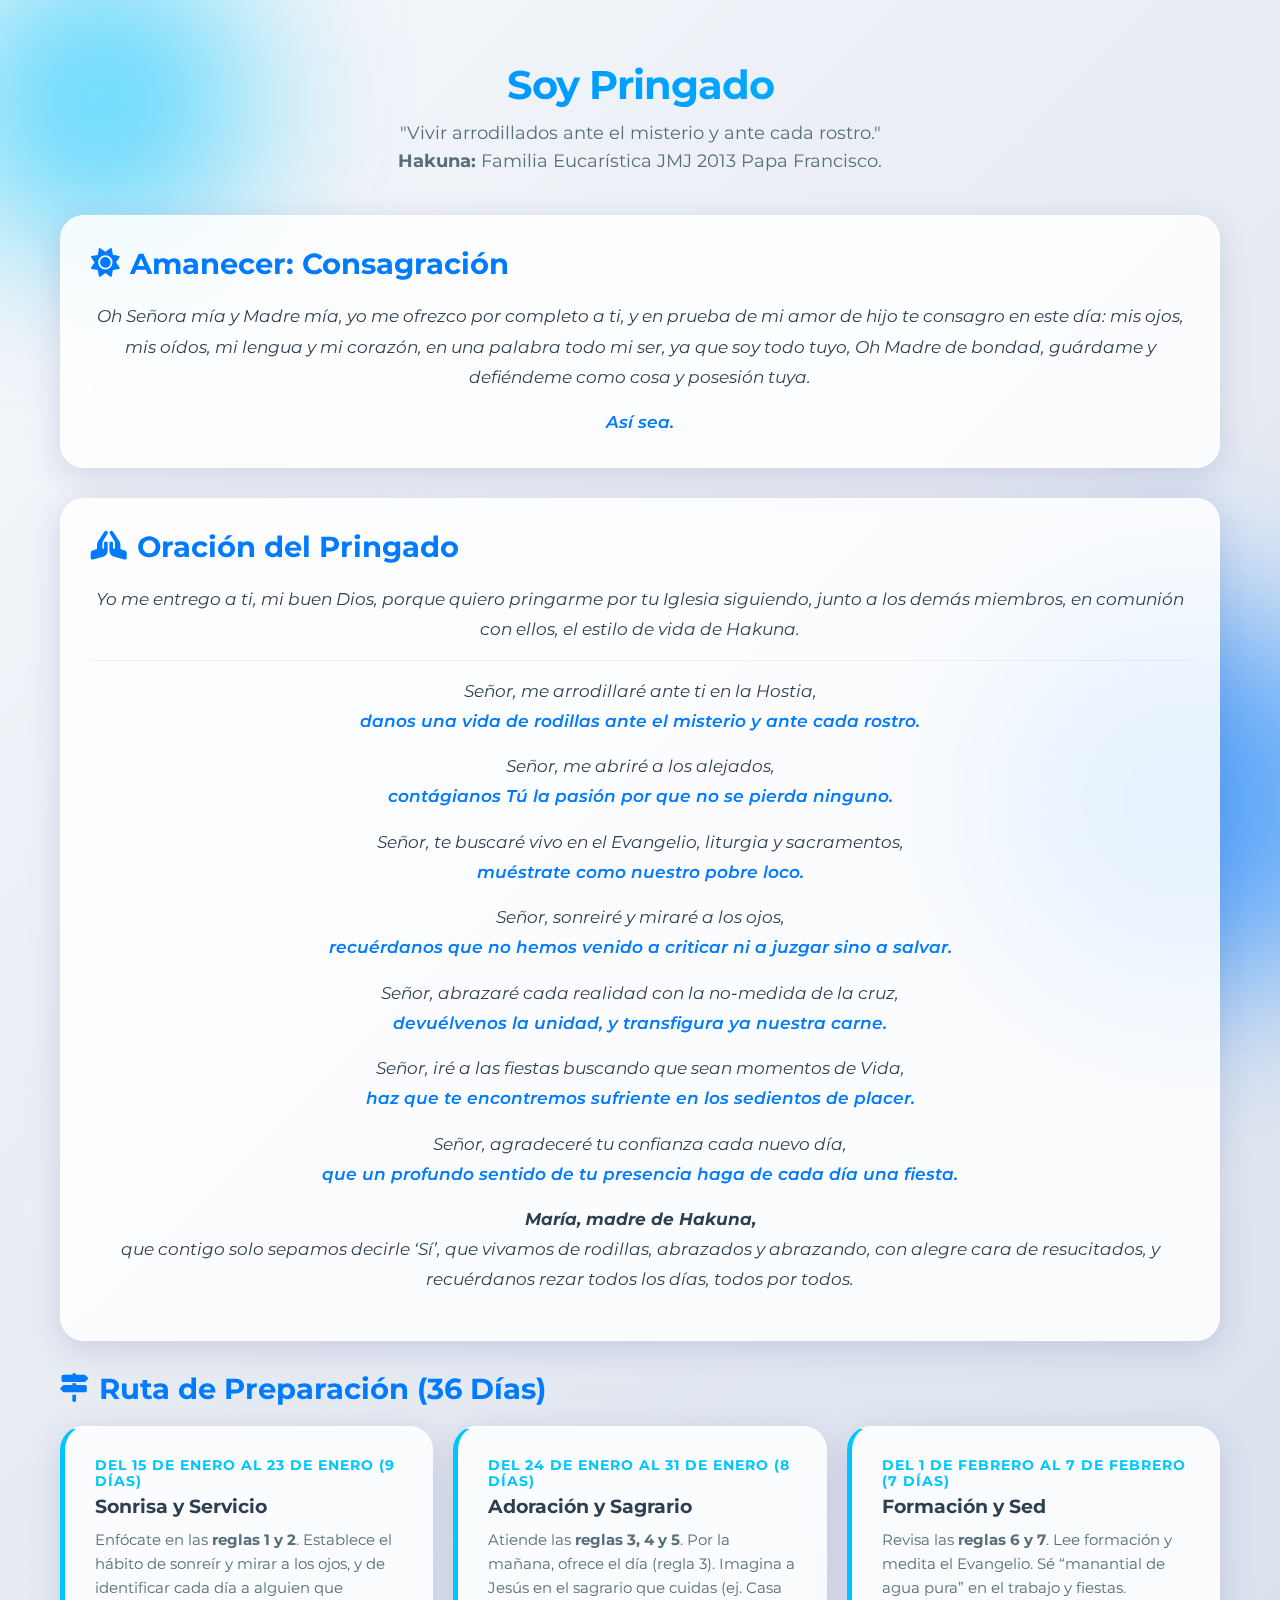
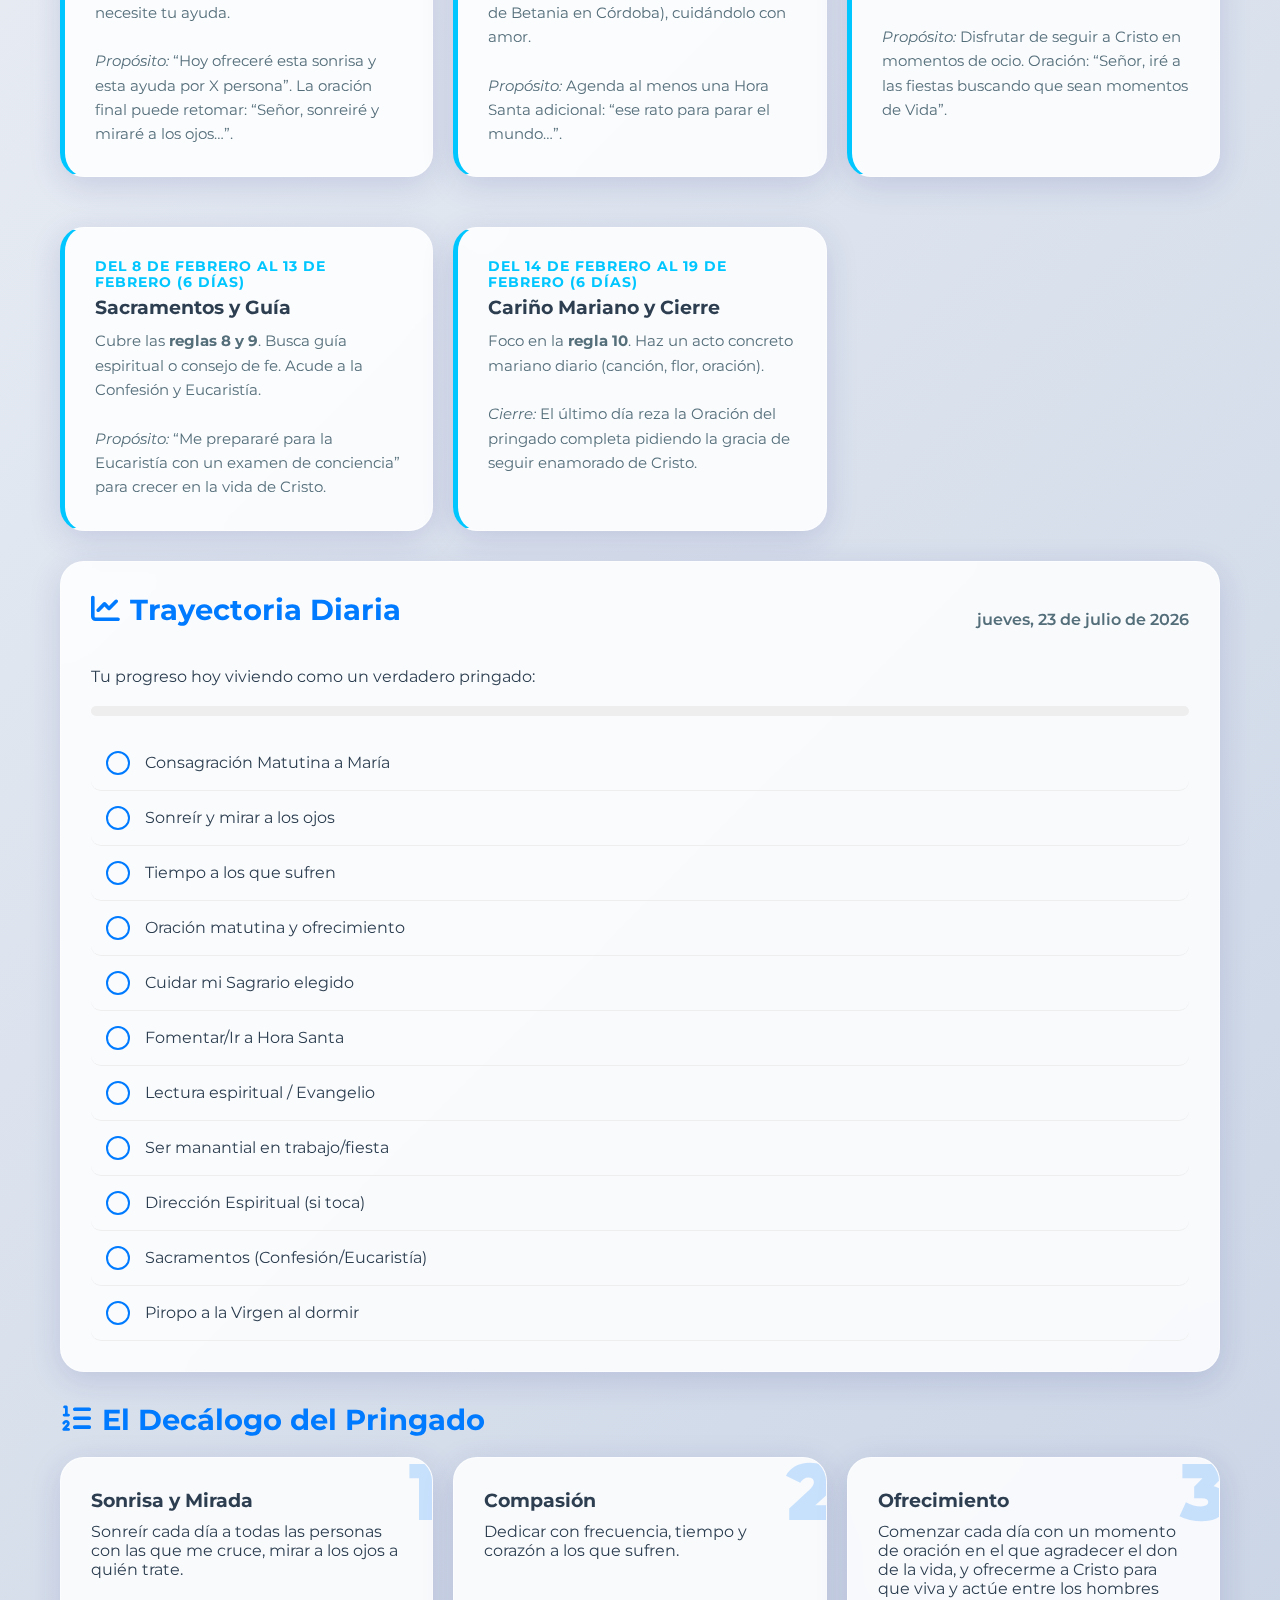
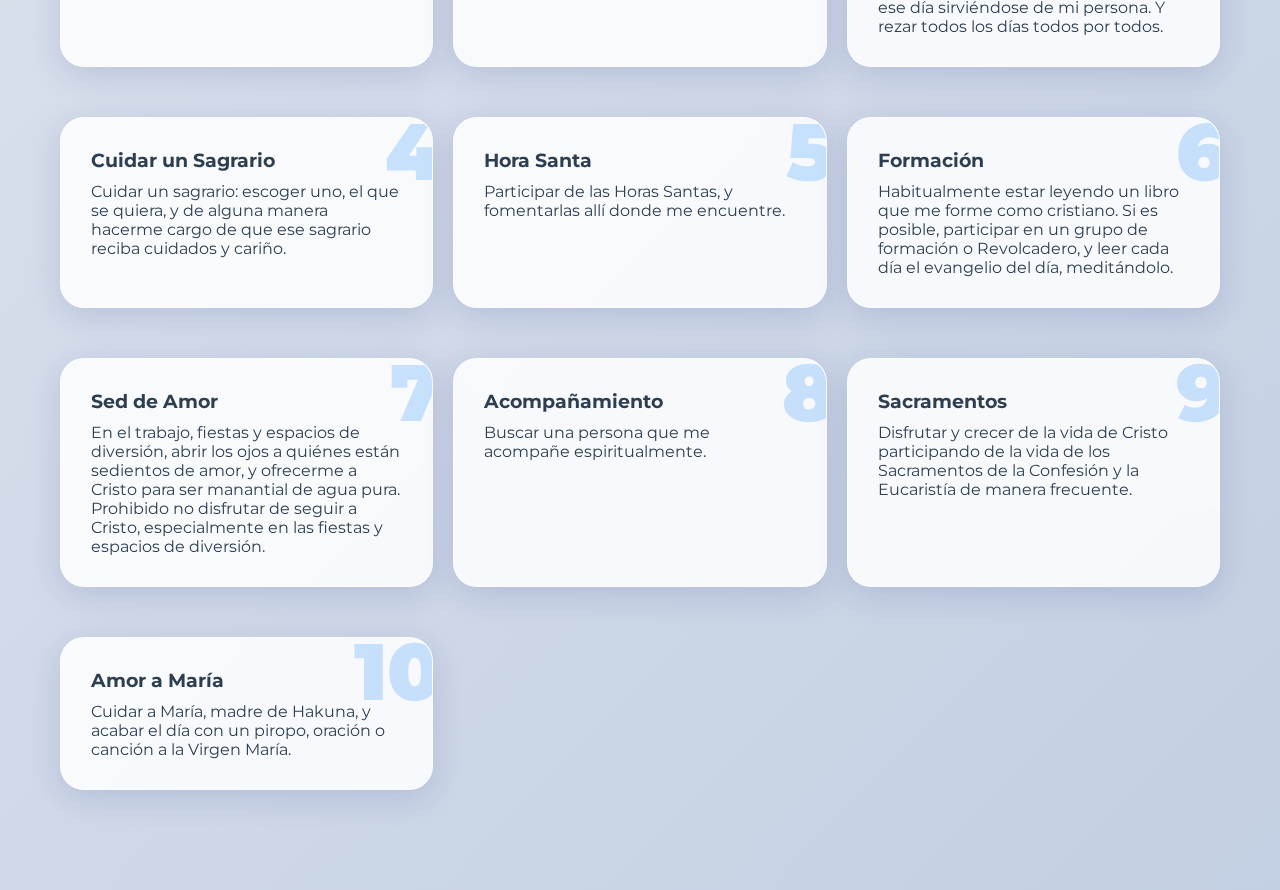
<file: Pringado.html>
<!DOCTYPE html>
<html lang="es">

<head>
    <meta charset="UTF-8">
    <meta name="viewport" content="width=device-width, initial-scale=1.0">
    <title>Soy Pringado | Hakuna Lifestyle</title>
    <link href="https://fonts.googleapis.com/css2?family=Montserrat:wght@300;400;600;700&display=swap" rel="stylesheet">
    <link rel="stylesheet" href="https://cdnjs.cloudflare.com/ajax/libs/font-awesome/6.0.0/css/all.min.css">

    <style>
        :root {
            --primary: #007bff;
            /* Azul Hakuna Brillante */
            --primary-light: #e0f0ff;
            --accent: #00c6ff;
            --text-dark: #2c3e50;
            --text-light: #546e7a;
            --white: #ffffff;
            --glass-bg: rgba(255, 255, 255, 0.85);
            --glass-border: rgba(255, 255, 255, 0.5);
            --shadow: 0 8px 32px 0 rgba(31, 38, 135, 0.15);
        }

        * {
            margin: 0;
            padding: 0;
            box-sizing: border-box;
            font-family: 'Montserrat', sans-serif;
        }

        body {
            background: linear-gradient(135deg, #f5f7fa 0%, #c3cfe2 100%);
            color: var(--text-dark);
            min-height: 100vh;
            overflow-x: hidden;
            padding-bottom: 50px;
        }

        /* Background Shapes */
        .bg-shape {
            position: fixed;
            border-radius: 50%;
            filter: blur(80px);
            z-index: -1;
            opacity: 0.6;
        }

        .shape-1 {
            background: var(--accent);
            width: 300px;
            height: 300px;
            top: -50px;
            left: -50px;
        }

        .shape-2 {
            background: var(--primary);
            width: 400px;
            height: 400px;
            bottom: -100px;
            right: -100px;
        }

        /* Container */
        .container {
            max-width: 1200px;
            margin: 0 auto;
            padding: 20px;
        }

        /* Header */
        header {
            text-align: center;
            padding: 40px 0;
            animation: fadeInDown 1s ease;
        }

        h1 {
            font-size: 2.5rem;
            background: -webkit-linear-gradient(45deg, var(--primary), var(--accent));
            -webkit-background-clip: text;
            -webkit-text-fill-color: transparent;
            font-weight: 700;
            margin-bottom: 10px;
            letter-spacing: -1px;
        }

        .subtitle {
            font-size: 1.1rem;
            color: var(--text-light);
            max-width: 600px;
            margin: 0 auto;
            line-height: 1.6;
        }

        /* Glass Cards */
        .glass-card {
            background: var(--glass-bg);
            backdrop-filter: blur(12px);
            -webkit-backdrop-filter: blur(12px);
            border: 1px solid var(--glass-border);
            border-radius: 24px;
            box-shadow: var(--shadow);
            padding: 30px;
            margin-bottom: 30px;
            transition: transform 0.3s ease, box-shadow 0.3s ease;
        }

        .glass-card:hover {
            transform: translateY(-5px);
            box-shadow: 0 12px 40px 0 rgba(31, 38, 135, 0.25);
        }

        h2 {
            font-size: 1.8rem;
            color: var(--primary);
            margin-bottom: 20px;
            display: flex;
            align-items: center;
            gap: 10px;
        }

        h3 {
            font-size: 1.2rem;
            margin-bottom: 10px;
            color: var(--text-dark);
            font-weight: 700;
        }

        /* Text Styles */
        .prayer-content {
            font-style: italic;
            line-height: 1.8;
            font-size: 1.05rem;
            color: var(--text-dark);
            text-align: center;
        }

        .prayer-line {
            margin-bottom: 15px;
        }

        .prayer-highlight {
            color: var(--primary);
            font-weight: 600;
        }

        /* Grids */
        .grid-container {
            display: grid;
            grid-template-columns: repeat(auto-fit, minmax(280px, 1fr));
            gap: 20px;
        }

        /* Planificación Cards */
        .plan-card {
            border-left: 5px solid var(--accent);
        }

        .plan-days {
            text-transform: uppercase;
            font-size: 0.85rem;
            color: var(--accent);
            font-weight: 700;
            margin-bottom: 5px;
            letter-spacing: 1px;
        }

        .plan-body {
            font-size: 0.95rem;
            line-height: 1.6;
            color: var(--text-light);
        }

        /* Decalogo items */
        .rule-card {
            position: relative;
            overflow: hidden;
        }

        .rule-number {
            position: absolute;
            top: -15px;
            right: -10px;
            font-size: 5rem;
            font-weight: 900;
            /* CAMBIO: He aumentado la opacidad de 0.05 a 0.2 para que se vea más */
            color: rgba(0, 123, 255, 0.2); 
            z-index: 0;
            pointer-events: none;
        }

        .rule-text {
            position: relative;
            z-index: 1;
        }

        /* Tracker */
        .tracker-header {
            display: flex;
            justify-content: space-between;
            align-items: center;
            margin-bottom: 20px;
            flex-wrap: wrap;
        }

        .progress-bar-container {
            width: 100%;
            height: 10px;
            background: #eee;
            border-radius: 10px;
            margin: 20px 0;
            overflow: hidden;
        }

        .progress-bar {
            height: 100%;
            background: linear-gradient(90deg, var(--accent), var(--primary));
            width: 0%;
            transition: width 0.5s ease;
        }

        .check-list {
            list-style: none;
        }

        .check-item {
            display: flex;
            align-items: center;
            padding: 15px;
            border-bottom: 1px solid #eee;
            cursor: pointer;
            transition: background 0.2s;
            border-radius: 10px;
        }

        .check-item:hover {
            background: var(--primary-light);
        }

        .checkbox-circle {
            width: 24px;
            height: 24px;
            border: 2px solid var(--primary);
            border-radius: 50%;
            margin-right: 15px;
            display: flex;
            align-items: center;
            justify-content: center;
            transition: all 0.3s;
        }

        .check-item.completed .checkbox-circle {
            background: var(--primary);
            color: white;
        }

        .check-item.completed .check-text {
            text-decoration: line-through;
            color: #aaa;
        }

        @keyframes fadeInDown {
            from {
                opacity: 0;
                transform: translateY(-20px);
            }

            to {
                opacity: 1;
                transform: translateY(0);
            }
        }

        @media (max-width: 768px) {
            h1 {
                font-size: 2rem;
            }

            .grid-container {
                grid-template-columns: 1fr;
            }
        }
    </style>
</head>

<body>

    <div class="bg-shape shape-1"></div>
    <div class="bg-shape shape-2"></div>

    <div class="container">

        <header>
            <h1>Soy Pringado</h1>
            <p class="subtitle">
                "Vivir arrodillados ante el misterio y ante cada rostro."<br>
                <strong>Hakuna:</strong> Familia Eucarística JMJ 2013 Papa Francisco.
            </p>
        </header>

        <section id="oracion-inicio">
            <div class="glass-card">
                <h2><i class="fas fa-sun"></i> Amanecer: Consagración</h2>
                <div class="prayer-content">
                    <p class="prayer-line">
                        Oh Señora mía y Madre mía, yo me ofrezco por completo a ti,
                        y en prueba de mi amor de hijo te consagro en este día:
                        mis ojos, mis oídos, mi lengua y mi corazón, en una palabra todo mi ser,
                        ya que soy todo tuyo, Oh Madre de bondad, guárdame y defiéndeme
                        como cosa y posesión tuya.
                    </p>
                    <p class="prayer-highlight">Así sea.</p>
                </div>
            </div>
        </section>

        <section id="oracion-pringado">
            <div class="glass-card">
                <h2><i class="fas fa-praying-hands"></i> Oración del Pringado</h2>
                <div class="prayer-content">
                    <p class="prayer-line">Yo me entrego a ti, mi buen Dios, porque quiero pringarme por tu Iglesia
                        siguiendo, junto a los demás miembros, en comunión con ellos, el estilo de vida de Hakuna.</p>
                    <hr style="border:0; border-top:1px solid rgba(0,0,0,0.05); margin: 15px 0;">

                    <p class="prayer-line">Señor, me arrodillaré ante ti en la Hostia,<br>
                        <span class="prayer-highlight">danos una vida de rodillas ante el misterio y ante cada
                            rostro.</span>
                    </p>

                    <p class="prayer-line">Señor, me abriré a los alejados,<br>
                        <span class="prayer-highlight">contágianos Tú la pasión por que no se pierda ninguno.</span>
                    </p>

                    <p class="prayer-line">Señor, te buscaré vivo en el Evangelio, liturgia y sacramentos,<br>
                        <span class="prayer-highlight">muéstrate como nuestro pobre loco.</span>
                    </p>

                    <p class="prayer-line">Señor, sonreiré y miraré a los ojos,<br>
                        <span class="prayer-highlight">recuérdanos que no hemos venido a criticar ni a juzgar sino a
                            salvar.</span>
                    </p>

                    <p class="prayer-line">Señor, abrazaré cada realidad con la no-medida de la cruz,<br>
                        <span class="prayer-highlight">devuélvenos la unidad, y transfigura ya nuestra carne.</span>
                    </p>

                    <p class="prayer-line">Señor, iré a las fiestas buscando que sean momentos de Vida,<br>
                        <span class="prayer-highlight">haz que te encontremos sufriente en los sedientos de
                            placer.</span>
                    </p>

                    <p class="prayer-line">Señor, agradeceré tu confianza cada nuevo día,<br>
                        <span class="prayer-highlight">que un profundo sentido de tu presencia haga de cada día una
                            fiesta.</span>
                    </p>

                    <p class="prayer-line"><strong>María, madre de Hakuna,</strong><br>
                        que contigo solo sepamos decirle ‘Sí’, que vivamos de rodillas, abrazados y abrazando, con
                        alegre cara de resucitados, y recuérdanos rezar todos los días, todos por todos.</p>
                </div>
            </div>
        </section>

        <section id="planificacion">
            <h2><i class="fas fa-map-signs"></i> Ruta de Preparación (36 Días)</h2>
            <div class="grid-container">
        
                <div class="glass-card plan-card">
                    <div class="plan-days">Del 15 de enero al 23 de enero (9 días)</div>
                    <h3>Sonrisa y Servicio</h3>
                    <p class="plan-body">Enfócate en las <strong>reglas 1 y 2</strong>. Establece el hábito de sonreír y
                        mirar a los ojos, y de identificar cada día a alguien que necesite tu ayuda.<br><br>
                        <em>Propósito:</em> “Hoy ofreceré esta sonrisa y esta ayuda por X persona”. La oración final
                        puede retomar: “Señor, sonreiré y miraré a los ojos…”.
                    </p>
                </div>
        
                <div class="glass-card plan-card">
                    <div class="plan-days">Del 24 de enero al 31 de enero (8 días)</div>
                    <h3>Adoración y Sagrario</h3>
                    <p class="plan-body">Atiende las <strong>reglas 3, 4 y 5</strong>. Por la mañana, ofrece el día
                        (regla 3). Imagina a Jesús en el sagrario que cuidas (ej. Casa de Betania en Córdoba),
                        cuidándolo con amor.<br><br>
                        <em>Propósito:</em> Agenda al menos una Hora Santa adicional: “ese rato para parar el mundo…”.
                    </p>
                </div>
        
                <div class="glass-card plan-card">
                    <div class="plan-days">Del 1 de febrero al 7 de febrero (7 días)</div>
                    <h3>Formación y Sed</h3>
                    <p class="plan-body">Revisa las <strong>reglas 6 y 7</strong>. Lee formación y medita el Evangelio.
                        Sé “manantial de agua pura” en el trabajo y fiestas.<br><br>
                        <em>Propósito:</em> Disfrutar de seguir a Cristo en momentos de ocio. Oración: “Señor, iré a las
                        fiestas buscando que sean momentos de Vida”.
                    </p>
                </div>
        
                <div class="glass-card plan-card">
                    <div class="plan-days">Del 8 de febrero al 13 de febrero (6 días)</div>
                    <h3>Sacramentos y Guía</h3>
                    <p class="plan-body">Cubre las <strong>reglas 8 y 9</strong>. Busca guía espiritual o consejo de fe.
                        Acude a la Confesión y Eucaristía.<br><br>
                        <em>Propósito:</em> “Me prepararé para la Eucaristía con un examen de conciencia” para crecer en
                        la vida de Cristo.
                    </p>
                </div>
        
                <div class="glass-card plan-card">
                    <div class="plan-days">Del 14 de febrero al 19 de febrero (6 días)</div>
                    <h3>Cariño Mariano y Cierre</h3>
                    <p class="plan-body">Foco en la <strong>regla 10</strong>. Haz un acto concreto mariano diario
                        (canción, flor, oración).<br><br>
                        <em>Cierre:</em> El último día reza la Oración del pringado completa pidiendo la gracia de
                        seguir enamorado de Cristo.
                    </p>
                </div>
        
            </div>
        </section>

        <section id="trayectoria">
            <div class="glass-card">
                <div class="tracker-header">
                    <h2><i class="fas fa-chart-line"></i> Trayectoria Diaria</h2>
                    <span id="date-display" style="font-weight: 600; color: var(--text-light);"></span>
                </div>
                <p style="margin-bottom: 10px;">Tu progreso hoy viviendo como un verdadero pringado:</p>

                <div class="progress-bar-container">
                    <div class="progress-bar" id="daily-progress"></div>
                </div>

                <ul class="check-list" id="checklist">
                </ul>
            </div>
        </section>

        <section id="decalogo">
            <h2><i class="fas fa-list-ol"></i> El Decálogo del Pringado</h2>
            <div class="grid-container">
        
                <div class="glass-card rule-card">
                    <div class="rule-number">1</div>
                    <h3 class="rule-text">Sonrisa y Mirada</h3>
                    <p class="rule-description">Sonreír cada día a todas las personas con las que me cruce, mirar a los ojos a
                        quién trate.</p>
                </div>
        
                <div class="glass-card rule-card">
                    <div class="rule-number">2</div>
                    <h3 class="rule-text">Compasión</h3>
                    <p class="rule-description">Dedicar con frecuencia, tiempo y corazón a los que sufren.</p>
                </div>
        
                <div class="glass-card rule-card">
                    <div class="rule-number">3</div>
                    <h3 class="rule-text">Ofrecimiento</h3>
                    <p class="rule-description">Comenzar cada día con un momento de oración en el que agradecer el don de la
                        vida, y ofrecerme a Cristo para que viva y actúe entre los hombres ese día sirviéndose de mi persona. Y
                        rezar todos los días todos por todos.</p>
                </div>
        
                <div class="glass-card rule-card">
                    <div class="rule-number">4</div>
                    <h3 class="rule-text">Cuidar un Sagrario</h3>
                    <p class="rule-description">Cuidar un sagrario: escoger uno, el que se quiera, y de alguna manera hacerme
                        cargo de que ese sagrario reciba cuidados y cariño.</p>
                </div>
        
                <div class="glass-card rule-card">
                    <div class="rule-number">5</div>
                    <h3 class="rule-text">Hora Santa</h3>
                    <p class="rule-description">Participar de las Horas Santas, y fomentarlas allí donde me encuentre.</p>
                </div>
        
                <div class="glass-card rule-card">
                    <div class="rule-number">6</div>
                    <h3 class="rule-text">Formación</h3>
                    <p class="rule-description">Habitualmente estar leyendo un libro que me forme como cristiano. Si es posible,
                        participar en un grupo de formación o Revolcadero, y leer cada día el evangelio del día, meditándolo.
                    </p>
                </div>
        
                <div class="glass-card rule-card">
                    <div class="rule-number">7</div>
                    <h3 class="rule-text">Sed de Amor</h3>
                    <p class="rule-description">En el trabajo, fiestas y espacios de diversión, abrir los ojos a quiénes están
                        sedientos de amor, y ofrecerme a Cristo para ser manantial de agua pura. Prohibido no disfrutar de
                        seguir a Cristo, especialmente en las fiestas y espacios de diversión.</p>
                </div>
        
                <div class="glass-card rule-card">
                    <div class="rule-number">8</div>
                    <h3 class="rule-text">Acompañamiento</h3>
                    <p class="rule-description">Buscar una persona que me acompañe espiritualmente.</p>
                </div>
        
                <div class="glass-card rule-card">
                    <div class="rule-number">9</div>
                    <h3 class="rule-text">Sacramentos</h3>
                    <p class="rule-description">Disfrutar y crecer de la vida de Cristo participando de la vida de los
                        Sacramentos de la Confesión y la Eucaristía de manera frecuente.</p>
                </div>
        
                <div class="glass-card rule-card">
                    <div class="rule-number">10</div>
                    <h3 class="rule-text">Amor a María</h3>
                    <p class="rule-description">Cuidar a María, madre de Hakuna, y acabar el día con un piropo, oración o
                        canción a la Virgen María.</p>
                </div>
        
            </div>
        </section>

    </div>

    <script>
        // Configuración de fecha
        const dateOptions = { weekday: 'long', year: 'numeric', month: 'long', day: 'numeric' };
        document.getElementById('date-display').innerText = new Date().toLocaleDateString('es-ES', dateOptions);

        // Datos del checklist
        const rulesShort = [
            "Consagración Matutina a María",
            "Sonreír y mirar a los ojos",
            "Tiempo a los que sufren",
            "Oración matutina y ofrecimiento",
            "Cuidar mi Sagrario elegido",
            "Fomentar/Ir a Hora Santa",
            "Lectura espiritual / Evangelio",
            "Ser manantial en trabajo/fiesta",
            "Dirección Espiritual (si toca)",
            "Sacramentos (Confesión/Eucaristía)",
            "Piropo a la Virgen al dormir"
        ];

        const checklistContainer = document.getElementById('checklist');
        const progressBar = document.getElementById('daily-progress');

        // Generar checklist
        rulesShort.forEach((rule, index) => {
            const li = document.createElement('li');
            li.className = 'check-item';
            li.onclick = () => toggleCheck(index);

            li.innerHTML = `
                <div class="checkbox-circle" id="check-${index}">
                    <i class="fas fa-check" style="display:none; font-size: 12px;"></i>
                </div>
                <span class="check-text">${rule}</span>
            `;
            checklistContainer.appendChild(li);
        });

        // Lógica de progreso
        let completedCount = 0;

        function toggleCheck(index) {
            const item = document.querySelectorAll('.check-item')[index];
            const checkIcon = item.querySelector('.fa-check');

            item.classList.toggle('completed');

            if (item.classList.contains('completed')) {
                checkIcon.style.display = 'block';
                completedCount++;
            } else {
                checkIcon.style.display = 'none';
                completedCount--;
            }

            updateProgress();
        }

        function updateProgress() {
            const total = rulesShort.length;
            const percentage = (completedCount / total) * 100;
            progressBar.style.width = percentage + '%';
        }
    </script>
</body>

</html>
</file>
